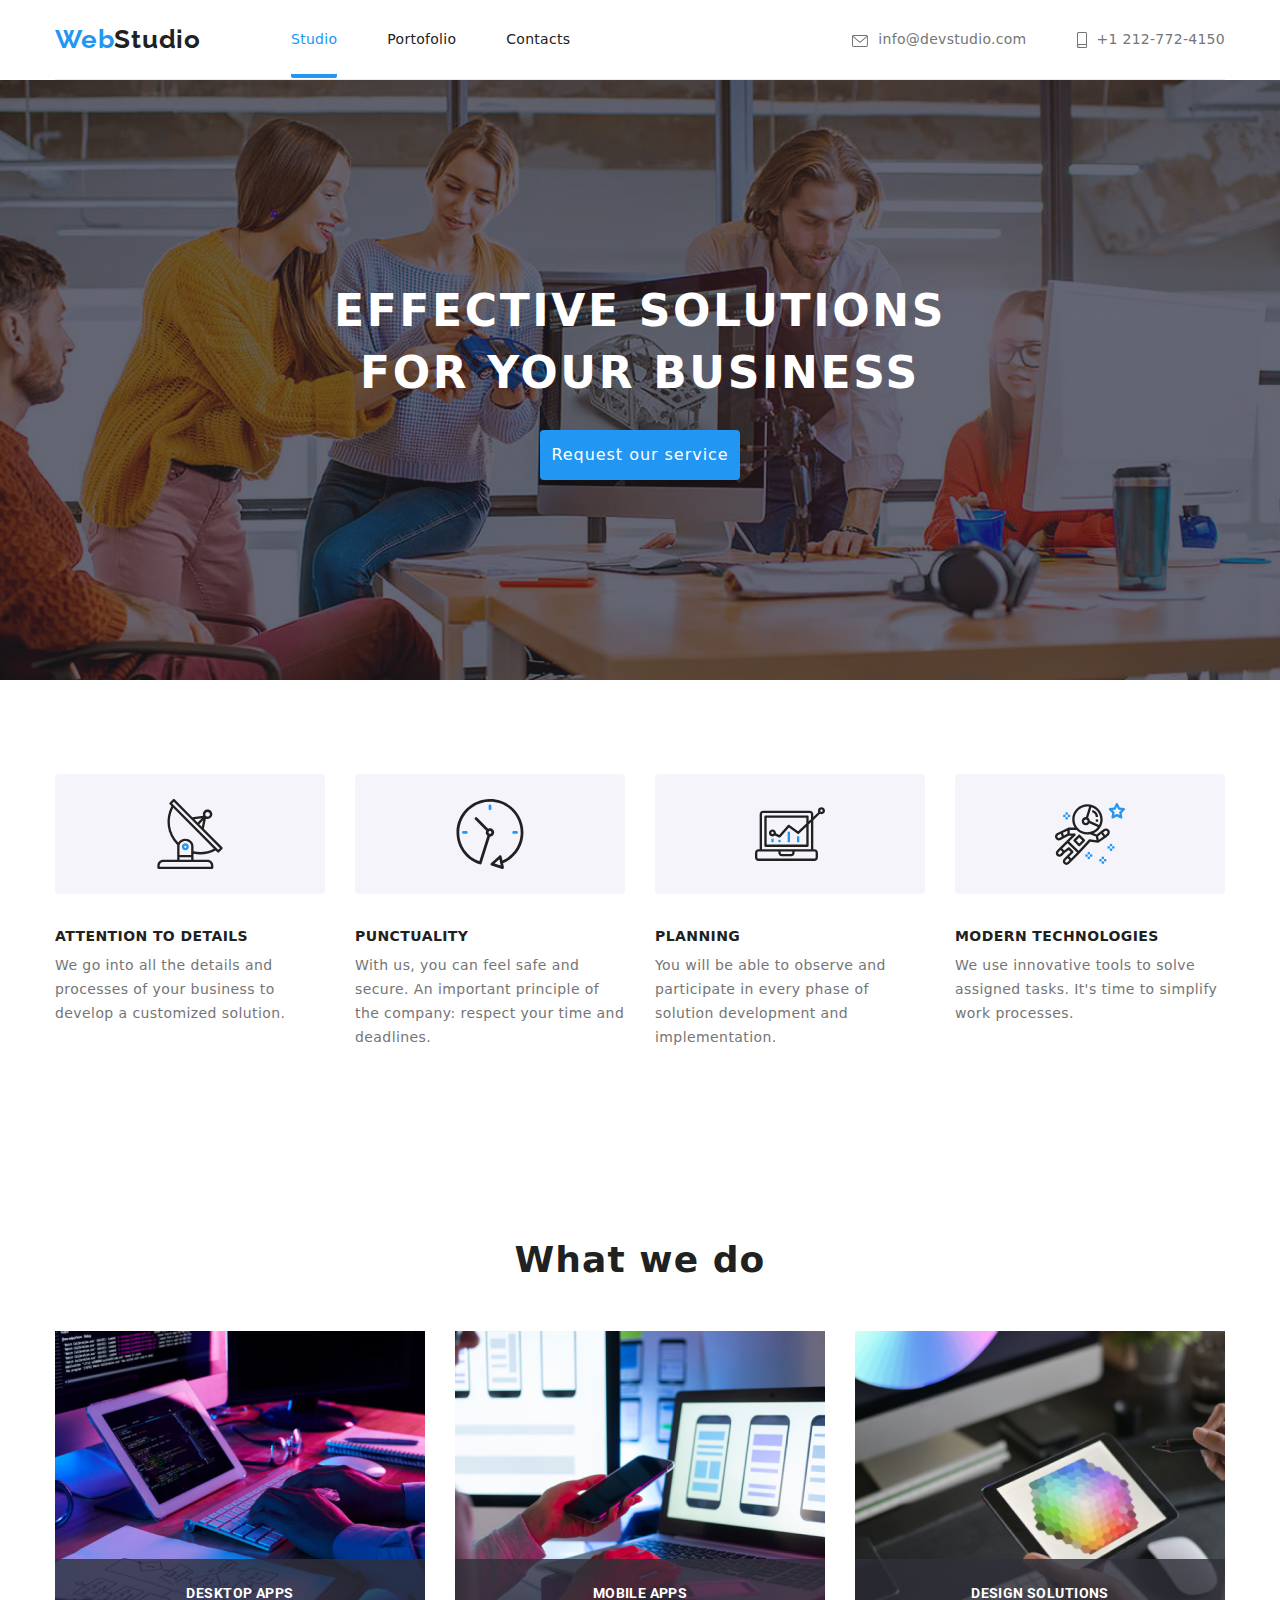
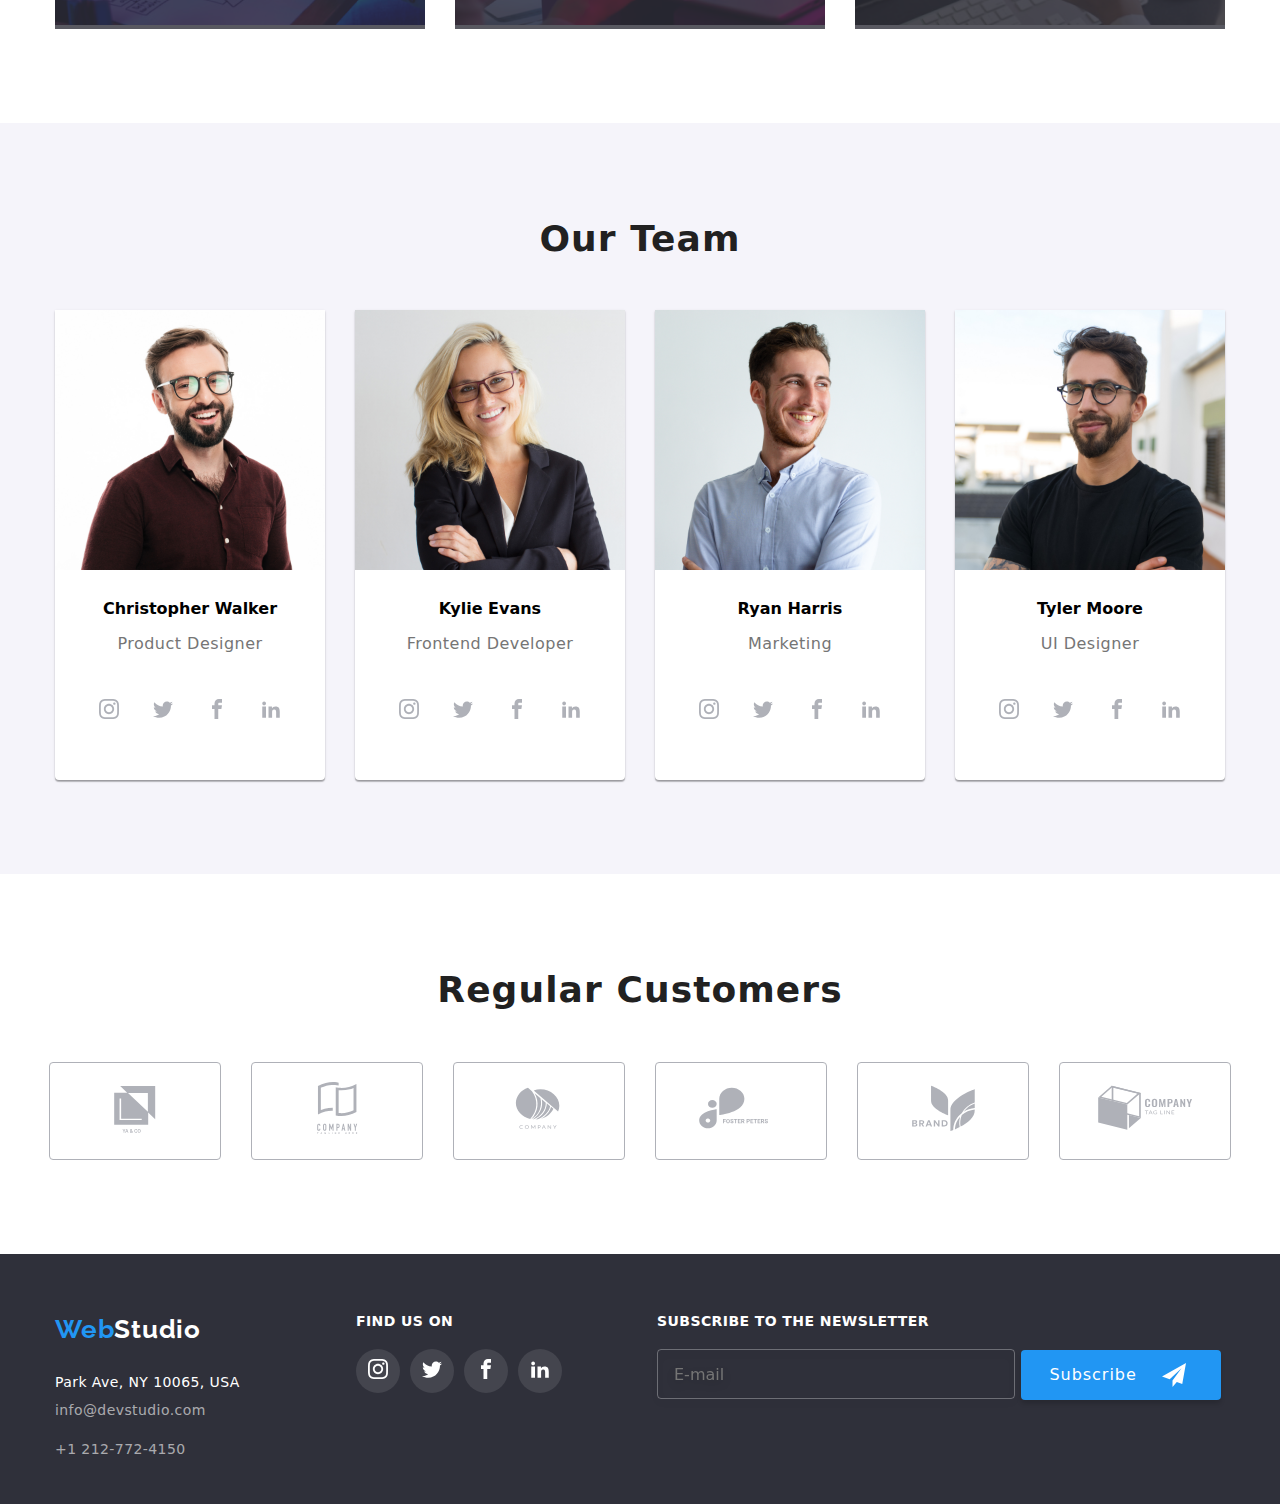
<file: index.html>
<!DOCTYPE html>
<html>
    <head>
        <meta>
        <title>WebStudio</title>
        <link rel="preconnect" href="https://fonts.googleapis.com">
        <link rel="preconnect" href="https://fonts.gstatic.com" crossorigin>
        <link href="https://fonts.googleapis.com/css2?family=Raleway:wght@700&family=Roboto:wght@400;500;700;900&display=swap" rel="stylesheet">
        <link rel="stylesheet" href="https://cdnjs.cloudflare.com/ajax/libs/modern-normalize/1.0.0/modern-normalize.min.css"/>
        <!-- <link rel="stylesheet" href="css/style.css"> -->
        <link rel="stylesheet" href="css/main.min.css">

    </head>
    <body>
        <!--ModalSection-->
        <div class="modal is-hidden" data-modal>
            <div class="inner-div">
                <button data-modal-close class="close-button">
                    <svg width="11" height="11">
                    <use href="images/icons-svg.svg#icon-close"></use>
                    </svg>
                </button>
                <h3>Leave your information and we'll call you back</h3>
                <form class="client-contact-form">
                    <label class="form-item">
                        Name
                        <input type="text" name="name" /> 
                        <svg id="symbol" width="12" height="12">
                            <use href="images/icons-svg.svg#icon-client"></use>
                            </svg>          
                    </label>
                    <label class="form-item">
                        Telephone
                        <input type="tel" name="phone" />
                        <svg id="symbol" width="13" height="13">
                            <use href="images/icons-svg.svg#icon-phone"></use>
                            </svg>
                    </label>
                    <label class="form-item">
                        E-mail
                        <input type="email" name="email" />
                        <svg id="symbol" width="15" height="12">
                            <use href="images/icons-svg.svg#icon-e-mail"></use>
                            </svg>
                    </label>
                    <label class="form-item">
                        Comments
                        <textarea name="comments" rows="5" placeholder="Enter the text"></textarea>
                    </label>
                    <label class="terms">
                        <input type="checkbox">
                        <span class="replace-checkbox"><svg>
                            <use href="images/icons-svg.svg#icon-checked"></use>
                            </svg></span>
                        I agree with the letter and accept the<a class="terms-link" href="terms.html">Terms and Conditions</a>
                    </label>
                    <button class="send-button" type="submit">Send</button>
                </form>
            </div>
        </div>
        <!--HeaderSection-->
        <header class="header-section">
            <div class="header-section-container  container"> 
                <a class="header-section-logo logo-style" href="index.html">Web<span class="second-logo">Studio</span></a>
                <nav class="header-section-nav">
                    <ul class="header-section-nav__list unstyled-list">
                        <li class="header-section-nav__item"><a class="nav__link active" href="index.html">Studio</a></li>
                        <li class="header-section-nav__item"><a class="nav__link" href="portofolio.html">Portofolio</a></li>
                        <li class="header-section-nav__item"><a class="nav__link" href="contacts.html">Contacts</a></li>
                    </ul>
                </nav>
                <ul class="top-contact__list unstyled-list">
                    <li class="top-contact__item">
                        <a class="link" href="mailto:info@devstudio.com">
                            <svg width="16" height="12">
                                <use href="images/icons-svg.svg#icon-envelope"></use>
                            </svg>info@devstudio.com</a>
                    </li>
                    <li class="top-contact__item">
                        <a class="link" href="tel:+123456789">
                            <svg width="10" height="16">
                                <use href="images/icons-svg.svg#icon-smartphone"></use>
                            </svg>+1 212-772-4150</a>
                    </li>
                </ul>
            </div>
        </header>
        <main>
            <!--HeroSection-->
            <section class="hero-section">
                <ul class="hero-section__list unstyled-list">
                    <li class="hero-section__item"><h2 class="bussiness-object">EFFECTIVE SOLUTIONS FOR YOUR BUSINESS</h2></li>
                    <li class="hero-section__item"><button data-modal-open type="button" class="request-service-button" >Request our service</button></li>
                </ul>
            </section>
            <!--OurValuesSection-->
            <section class="our-values-section section ">
                <div class="container">
                    <ul class="our-values-section__list unstyled-list ">
                        <li class="our-values-section__item">
                            <div class="value">
                                <ul class="value__list unstyled-list">
                                    <li class="value__image"><a href="#">
                                        <svg width="270" height="120">
                                            <use href="images/icons-svg.svg#icon-Antenna"></use>
                                        </svg>
                                    </a></li>                                    
                                    <li class="value__item">
                                        <h5 class="value__title">ATTENTION TO DETAILS</h5>
                                        <p class="value__description">We go into all the details and processes of your business to develop a customized solution.</p>
                                    </li>

                                </ul>
                            </div>
                        </li>
                        <li class="our-values-section__item">
                            <div class="value">
                                <ul class="value__list unstyled-list">
                                    <li class="value__image"><a href="#">
                                        <svg width="270" height="120">
                                            <use href="images/icons-svg.svg#icon-Clock"></use>
                                        </svg>
                                    </a></li>
                                    <li class="value__item">
                                        <h5 class="value__title">PUNCTUALITY</h5>
                                        <p class="value__description">With us, you can feel safe and secure. An important principle of the company: respect your time and deadlines.</p>
                                    </li>
                                </ul>
                            </div>
                        </li>
                        <li class="our-values-section__item">
                            <div class="value">
                                <ul class="value__list unstyled-list">
                                    <li class="value__image"><a href="#">
                                        <svg width="270" height="120">
                                            <use href="images/icons-svg.svg#icon-Planning"></use>
                                        </svg>
                                    </a></li>
                                    <li class="value__item">
                                        <h5 class="value__title">PLANNING</h5>
                                        <p class="value__description">You will be able to observe and participate in every phase of solution development and implementation.</p>
                                    </li>
                                </ul>
                            </div>
                        </li>
                        <li class="our-values-section__item">
                            <div class="value">
                                <ul class="value__list unstyled-list">
                                    <li class="value-image"><a href="#">
                                        <svg width="270" height="120">
                                            <use href="images/icons-svg.svg#icon-Astronaut"></use>
                                        </svg>
                                    </a></li>
                                    <li class="value__item">
                                        <h5 class="value__title">MODERN TECHNOLOGIES</h5>
                                        <p class="value__description">We use innovative tools to solve assigned tasks. It's time to simplify work processes.</p>
                                    </li>
                                </ul>
                            </div>
                        </li>                                                  
                    </ul>
                </div>
            </section>
            <!--WhatWeDoSection-->
            <section class="what-we-do-section section">
                <div class="container">
                    <h2 class="section__subtitle">What we do</h2>
                    <ul class="what-we-do-section__list unstyled-list">
                        <li class="what-we-do-section__item">
                            <div class="box box-image"><img class="image-logo" src="images/image1.jpg" alt="desktop"></div>
                            <div class="box box-title"><p>desktop apps</p></div>
                        </li> 
                        <li class="what-we-do-section__item">
                            <div class="box box-image"><img class="image-logo" src="images/image2.jpg" alt="mobile phone"></div>
                            <div class="box box-title"><p>mobile apps</p></div>
                        </li>
                        <li class="what-we-do-section__item">
                            <div class="box box-image"><img class="image-logo" src="images/image3.jpg" alt="tablet"></div>
                            <div class="box box-title"><p>design solutions</p></div>
                        </li>    
                    </ul> 
                </div>  
            </section>
            <!--OurTeamSection-->
            <section class="our-team-section section">
                <div class="container">
                    <h2 class="section__subtitle">Our Team</h2>
                    <ul class="our-team-section__list unstyled-list">
                        <li class="our-team-section__item employee__card">
                                <img width="270" height="260" src="images/employee/employee1.jpg" alt="man with brown shirt">
                                <div class="employee__details">
                                    <h4 class="image-title">Christopher Walker</h4>
                                    <p class="image-description">Product Designer</p>
                                </div>
                                <div>
                                    <ul class="social-media unstyled-list">
                                        <li class="social-media__item"><a href="#">
                                            <svg width="20" height="20">
                                                <use href="images/icons-svg.svg#icon-instagram"></use>
                                            </svg>
                                        </a></li>
                                        <li class="social-media__item"><a href="#">
                                            <svg width="20" height="20">
                                                <use href="images/icons-svg.svg#icon-twitter"></use>
                                                    <svg width="20" height="20">
                                        </a></li>
                                        <li class="social-media__item"><a href="#">
                                            <svg width="20" height="20">
                                                <use href="images/icons-svg.svg#icon-facebook"></use>
                                            </svg>
                                        </a></li>                                
                                        <li class="social-media__item"><a href="#">
                                            <svg width="20" height="20">
                                                <use href="images/icons-svg.svg#icon-linkedin2"></use>
                                            </svg>
                                        </a></li>
                                    </ul>
                                </div>
                        </li>
                        <li class="our-team-section__item employee__card">
                            <img width="270" height="260" src="images/employee/employee2.jpg" alt="blonde woman">
                            <div class="employee__details">
                                <h4 class="image-title">Kylie Evans</h4>
                                <p class="image-description">Frontend Developer</p>
                            </div> 
                            <div>
                                <ul class="social-media unstyled-list">
                                    <li class="social-media__item"><a href="#">
                                        <svg width="20" height="20">
                                            <use href="images/icons-svg.svg#icon-instagram"></use>
                                        </svg>
                                    </a></li>
                                    <li class="social-media__item"><a href="#">
                                        <svg width="20" height="20">
                                            <use href="images/icons-svg.svg#icon-twitter"></use>
                                                <svg width="20" height="20">
                                    </a></li>
                                    <li class="social-media__item"><a href="#">
                                        <svg width="20" height="20">
                                            <use href="images/icons-svg.svg#icon-facebook"></use>
                                        </svg>
                                    </a></li>
                                    <li class="social-media__item"><a href="#">
                                        <svg width="20" height="20">
                                            <use href="images/icons-svg.svg#icon-linkedin2"></use>
                                        </svg>
                                    </a></li>
                                </ul>
                            </div>   
                        </li>
                        <li class="our-team-section__item employee__card">
                            <img width="270" height="260" src="images/employee/employee3.jpg" alt="man with light blue shirt">
                            <div class="employee__details">
                                <h4 class="image-title">Ryan Harris</h4>
                                <p class="image-description">Marketing</p>
                            </div>
                            <div>
                                <ul class="social-media unstyled-list">
                                    <li class="social-media__item"><a href="#">
                                        <svg width="20" height="20">
                                            <use href="images/icons-svg.svg#icon-instagram"></use>
                                        </svg>
                                    </a></li>
                                    <li class="social-media__item"><a href="#">
                                        <svg width="20" height="20">
                                            <use href="images/icons-svg.svg#icon-twitter"></use>
                                                <svg width="20" height="20">
                                    </a></li>
                                    <li class="social-media__item"><a href="#">
                                        <svg width="20" height="20">
                                            <use href="images/icons-svg.svg#icon-facebook"></use>
                                        </svg>
                                    </a></li>
                                    <li class="social-media__item"><a href="#">
                                        <svg width="20" height="20">
                                            <use href="images/icons-svg.svg#icon-linkedin2"></use>
                                        </svg>
                                    </a></li>
                                </ul>
                            </div>
                        </li>
                        <li class="our-team-section__item employee__card">
                            <img width="270" height="260" src="images/employee/employee4.jpg" alt="man with black t-shirt">
                            <div class="employee__details">
                                <h4 class="image-title">Tyler Moore</h4>
                                <p class="image-description">UI Designer</p>
                            </div>
                            <div>
                                <ul class="social-media unstyled-list">
                                    <li class="social-media__item"><a href="#">
                                        <svg width="20" height="20">
                                            <use href="images/icons-svg.svg#icon-instagram"></use>
                                        </svg>
                                    </a></li>
                                    <li class="social-media__item"><a href="#">
                                        <svg width="20" height="20">
                                            <use href="images/icons-svg.svg#icon-twitter"></use>
                                                <svg width="20" height="20">
                                    </a></li>
                                    <li class="social-media__item"><a href="#">
                                        <svg width="20" height="20">
                                            <use href="images/icons-svg.svg#icon-facebook"></use>
                                        </svg>
                                    </a></li>
                                    <li class="social-media__item"><a href="#">
                                        <svg width="20" height="20">
                                            <use href="images/icons-svg.svg#icon-linkedin2"></use>
                                        </svg>
                                    </a></li>
                                </ul>
                            </div>
                        </li>     
                    </ul> 
                </div>                                           
            </section>
            <!--RegularCustomersSection-->
            <section class="regular-customer-section section">
                <div class="container">
                    <h2 class="section__subtitle">Regular Customers</h2>
                    <ul class="regular-customer-section__list unstyled-list">
                        <li class="regular-customer-section__item"><a href="#">
                            <svg width="170" height="92">
                                <use href="images/icons-svg.svg#icon-Client-1"></use>
                            </svg>
                        </a></li>
                        <li class="regular-customer-section__item"><a href="#">
                            <svg width="170" height="92">
                                <use href="images/icons-svg.svg#icon-Client-2"></use>
                            </svg>
                        </a></li>
                        <li class="regular-customer-section__item"><a href="#">
                            <svg width="170" height="92">
                                <use href="images/icons-svg.svg#icon-Client-3"></use>
                            </svg>
                        </a></li>
                        <li class="regular-customer-section__item"><a href="#">
                            <svg width="170" height="92">
                                <use href="images/icons-svg.svg#icon-Client-4"></use>
                            </svg>
                        </a></li>
                        <li class="regular-customer-section__item"><a href="#">
                            <svg width="170" height="92">
                                <use href="images/icons-svg.svg#icon-Client-5"></use>
                            </svg>
                        </a></li>
                        <li class="regular-customer-section__item"><a href="#">
                            <svg width="170" height="92">
                                <use href="images/icons-svg.svg#icon-Client-6"></use>
                            </svg>
                        </a></li>

                    </ul>
                </div>
            </section>
        </main>
        <!--FooterSection-->
        <footer class="footer-section">
            <div class="container">
                <address>
                    <ul class="footer-section__list unstyled-list">
                        <li class="footer-section__item"><div>
                            <ul class="unstyled-list">
                                    <li><a class="header-section-logo logo-style" href="index.html">Web<span class="second-logo">Studio</span></a>
                                    <li><p class="adress-line">Park Ave, NY 10065, USA</p></li>
                                    <li><p class="contact-method">info@devstudio.com</p></li>
                                    <li><p class="contact-method">+1 212-772-4150</p></li>
                                </ul>
                            </div>
                        </li> 
                        <li class="footer-section__item">
                            <div class="footer-social-media">
                                <h3 class="footer-social-media__title">Find us on</h3>
                                <ul class="footer-social-media__list unstyled-list">
                                    <li class="footer-social-media__item"><a href="#">
                                        <svg width="20" height="20">
                                            <use href="images/icons-svg.svg#icon-instagram"></use>
                                        </svg>
                                    </a></li>
                                    <li class="footer-social-media__item"><a href="#">
                                        <svg width="20" height="20">
                                            <use href="images/icons-svg.svg#icon-twitter"></use>
                                                <svg width="20" height="20">
                                    </a></li>
                                    <li class="footer-social-media__item"><a href="#">
                                        <svg width="20" height="20">
                                            <use href="images/icons-svg.svg#icon-facebook"></use>
                                        </svg>
                                    </a></li>
                                    <li class="footer-social-media__item"><a href="#">
                                        <svg width="20" height="20">
                                            <use href="images/icons-svg.svg#icon-linkedin2"></use>
                                        </svg>
                                    </a></li>
                                </ul>
                            </div>
                        </li>
                        <li>
                            <div>
                                <h3 class="footer-social-media__title">Subscribe to the newsletter</h3>
                                <form class="footer-subscribe__form" name="subscribe_form" autocomplete="on" novalidate>
                                    <input type="email" name="email" placeholder="E-mail"/>
                                    <button type="submit">Subscribe<svg width="24" height="24">
                                        <use href="images/icons-svg.svg#icon-send"></use>
                                    </svg></button>
                                </form>
                            </div>
                        </li>
                    </ul>
                </address>
            </div>
        </footer>
        <script src="./js/modal.js"></script>
    </body>
</html>
</file>
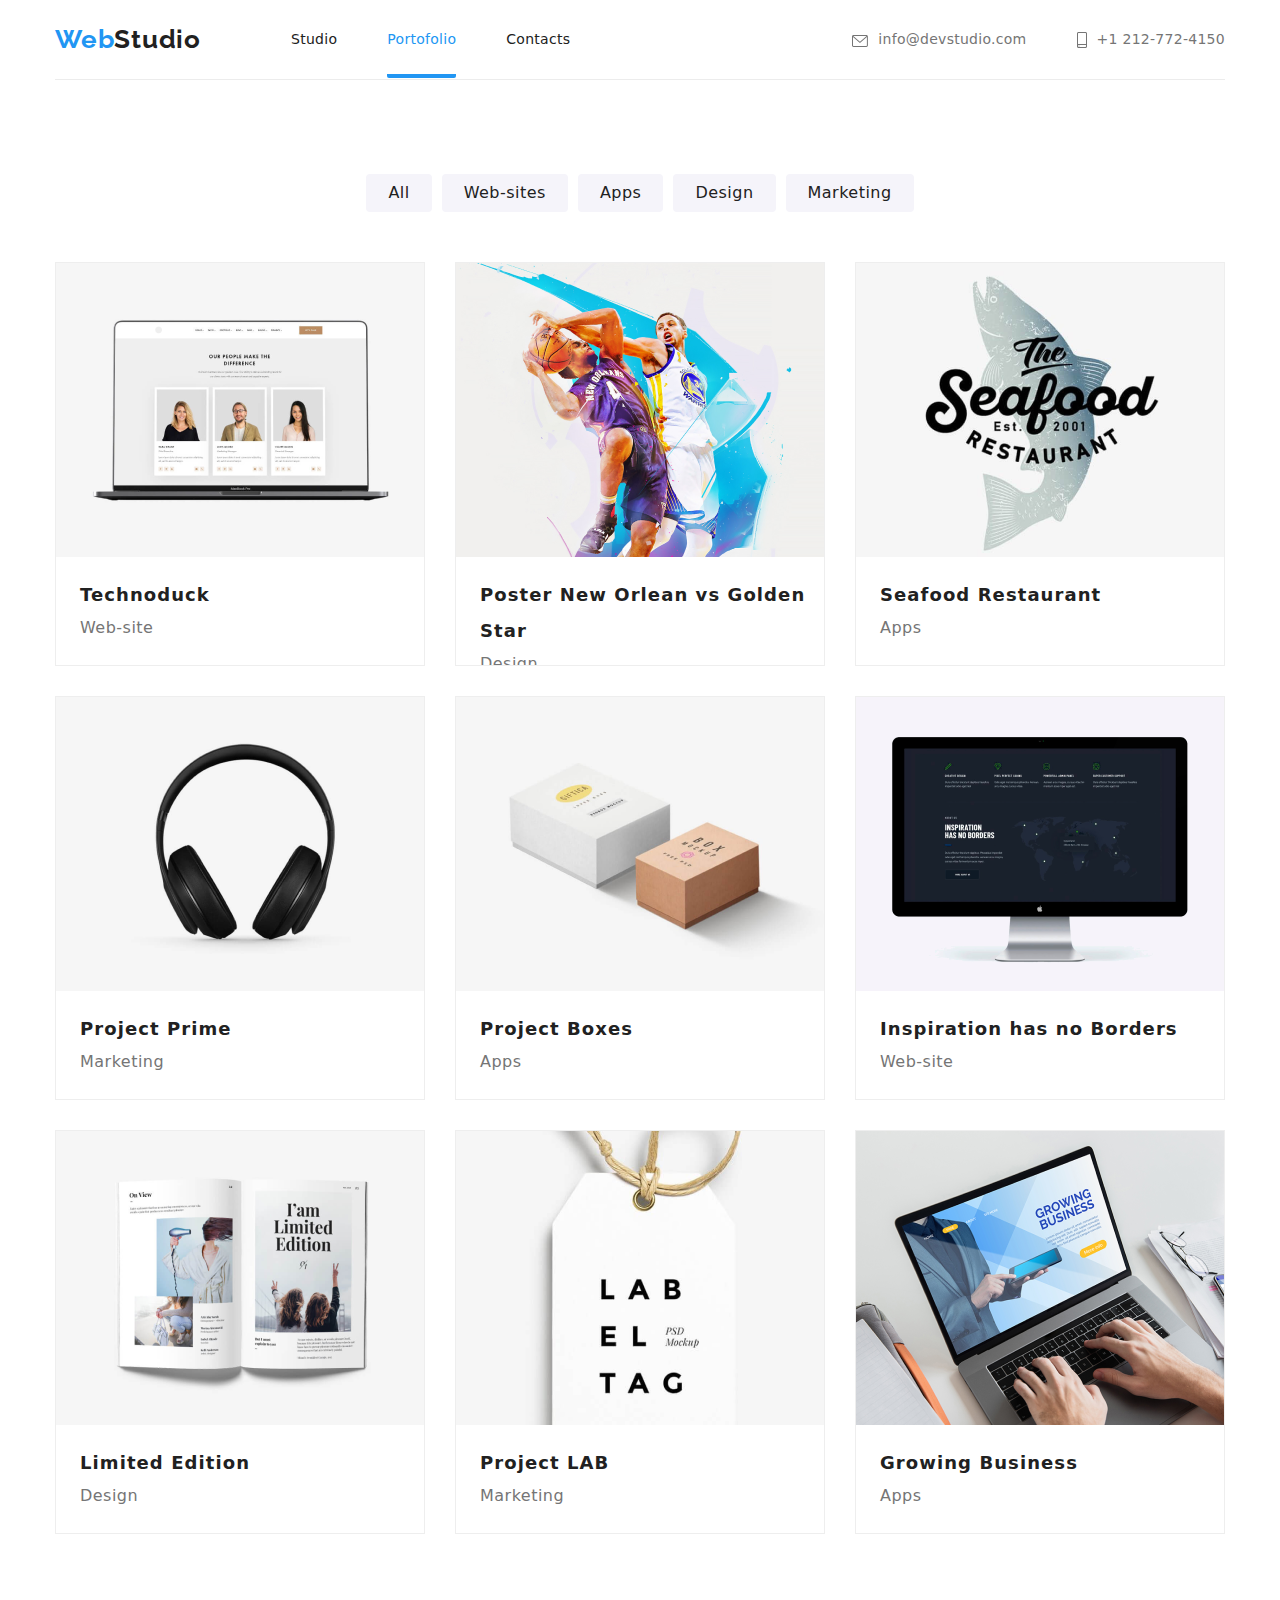
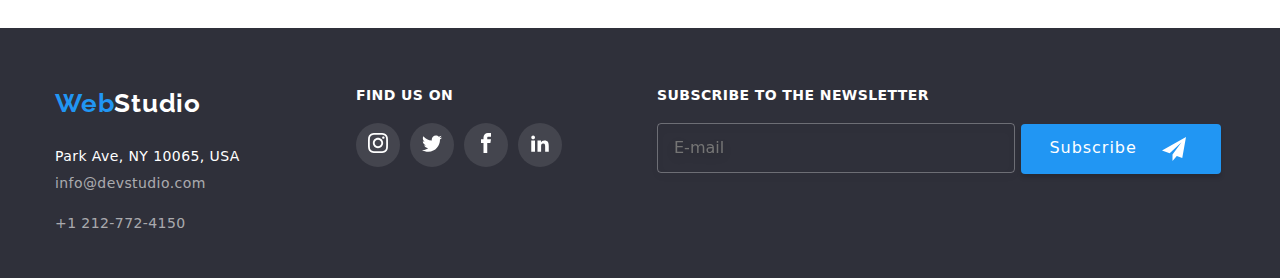
<file: portofolio.html>
<!DOCTYPE html>
<html>
    <head>
        <meta>
        <title>WebStudio</title>
        <link rel="preconnect" href="https://fonts.googleapis.com">
        <link rel="preconnect" href="https://fonts.gstatic.com" crossorigin>
        <link href="https://fonts.googleapis.com/css2?family=Raleway:wght@700&family=Roboto:wght@400;500;700;900&display=swap" rel="stylesheet">
        <link rel="stylesheet" href="https://cdnjs.cloudflare.com/ajax/libs/modern-normalize/1.0.0/modern-normalize.min.css"/>
        <!-- <link rel="stylesheet" href="css/style.css"> -->
        <link rel="stylesheet" href="css/main.min.css">
    </head>
    <body>
        <!--HeaderSection-->
        <header class="header-section">
            <div class="header-section-container  container"> 
                <a class="header-section-logo logo-style" href="index.html">Web<span class="second-logo">Studio</span></a>
                <nav class="header-section-nav">
                    <ul class="header-section-nav__list unstyled-list">
                        <li class="header-section-nav__item"><a class="nav__link" href="index.html">Studio</a></li>
                        <li class="header-section-nav__item"><a class="nav__link active" href="portofolio.html">Portofolio</a></li>
                        <li class="header-section-nav__item"><a class="nav__link" href="contacts.html">Contacts</a></li>
                    </ul>
                </nav>
                <ul class="top-contact__list unstyled-list">
                    <li class="top-contact__item">
                        <a class="link" href="mailto:info@devstudio.com">
                            <svg width="16" height="12">
                                <use href="images/icons-svg.svg#icon-envelope"></use>
                            </svg>info@devstudio.com</a>
                    </li>
                    <li class="top-contact__item">
                        <a class="link" href="tel:+123456789">
                            <svg width="10" height="16">
                                <use href="images/icons-svg.svg#icon-smartphone"></use>
                            </svg>+1 212-772-4150</a>
                    </li>
                </ul>
            </div>
        </header>
        <main>
            <!--ProjectCategorySection-->
            <section class="project-section section">
                <div class="project-section-button container">
                    <ul class="project-section-button__list unstyled-list">
                        <li class="project-section-button__item"><button type="button" class="button-style">All</button></li>
                        <li class="project-section-button__item"><button type="button" class="button-style">Web-sites</button></li>
                        <li class="project-section-button__item"><button type="button" class="button-style">Apps</button></li>
                        <li class="project-section-button__item"><button type="button" class="button-style">Design</button></li>
                        <li class="project-section-button__item"><button type="button" class="button-style">Marketing</button></li>
                    </ul>
                </div>
                <!--ProjectTypeSection-->
                <div class="project-section-card container">
                    <ul class="project-section-card__list unstyled-list">
                        <li class="project-section-card__item">
                            <div class="project__logo">
                                <img class="image-logo" src="images/portofolio img/technoduck.jpg" alt="open notebook">
                                <div class="overlay">
                                    <div><p>Technoduck is a state-of-the-art coronavirus distribution platform. 
                                        Companies use this platform for digital espionage and attacks on competitors' secure servers.</p>
                                    </div>
                                </div>
                            </div>
                            <div class="project__description">
                                <h3 class="image-title">Technoduck</h3>
                                <p class="image-description">Web-site</p>
                            </div>
                        </li> 
                        <li class="project-section-card__item">
                            <div class="project__logo">
                                <img class="image-logo" src="images/portofolio img/postenovsgs.jpg" alt="basketball duel">
                                <div class="overlay">
                                    <div><p>...</p>
                                    </div>
                                </div>
                            </div>
                            <div class="project__description">
                                <h3 class="image-title">Poster New Orlean vs Golden Star</h3>
                                <p class="image-description">Design</p>
                            </div>
                        </li> 
                        <li class="project-section-card__item">
                            <div class="project__logo">
                                <img class="image-logo" src="images/portofolio img/seafood.jpg" alt="Seafood Restaurant">
                                <div class="overlay">
                                    <div><p>...</p>
                                    </div>
                                </div>
                            </div>
                            <div class="project__description">
                                <h3 class="image-title">Seafood Restaurant </h3>
                                <p class="image-description">Apps</p>
                            </div>
                        </li> 
                        <li class="project-section-card__item">
                            <div class="project__logo">
                                <img class="image-logo" src="images/portofolio img/prime.jpg" alt="headset">
                                <div class="overlay">
                                    <div><p>...</p>
                                    </div>
                                </div>
                            </div>
                            <div class="project__description">
                                <h3 class="image-title">Project Prime</h3>
                                <p class="image-description">Marketing</p>
                            </div>
                        </li> 
                        <li class="project-section-card__item">
                            <div class="project__logo">
                                <img class="image-logo" src="images/portofolio img/boxes.jpg" alt="boxes">
                                <div class="overlay">
                                    <div><p>...</p>
                                    </div>
                                </div>
                            </div>
                            <div class="project__description">
                                <h3 class="image-title">Project Boxes</h3>
                                <p class="image-description">Apps</p>
                            </div>
                        </li> 
                        <li class="project-section-card__item">
                            <div class="project__logo">
                                <img class="image-logo" src="images/portofolio img/inspiration.jpg" alt="monitor">
                                <div class="overlay">
                                    <div><p>...</p>
                                    </div>
                                </div>
                            </div>
                            <div class="project__description">
                                <h3 class="image-title">Inspiration has no Borders</h3>
                                <p class="image-description">Web-site</p>
                            </div>
                        </li>
                        <li class="project-section-card__item">
                            <div class="project__logo">
                                <img class="image-logo" src="images/portofolio img/limited.jpg" alt="open magazine">
                                <div class="overlay">
                                    <div><p>...</p>
                                    </div>
                                </div>
                            </div>
                            <div class="project__description">
                                <h3 class="image-title">Limited Edition</h3>
                                <p class="image-description">Design</p>
                            </div>
                        </li>
                        <li class="project-section-card__item">
                            <div class="project__logo">
                                <img class="image-logo" src="images/portofolio img/lab.jpg" alt="lab tag">
                                <div class="overlay">
                                    <div><p>...</p>
                                    </div>
                                </div>
                            </div>
                            <div class="project__description">
                                <h3 class="image-title">Project LAB</h3>
                                <p class="image-description">Marketing</p>
                            </div>
                        </li> 
                        <li class="project-section-card__item">
                            <div class="project__logo">
                                <img class="image-logo" src="images/portofolio img/growing.jpg" alt="notebook work">
                                <div class="overlay">
                                    <div><p>...</p>
                                    </div>
                                </div>
                            </div>
                            <div class="project__description">
                                <h3 class="image-title">Growing Business</h3>
                                <p class="image-description">Apps</p>
                            </div>
                        </li> 
                    </ul>
                </div>
            </section>              
        </main>
        <!--FooterSection-->
        <footer class="footer-section">
            <div class="container">
                <address>
                    <ul class="footer-section__list unstyled-list">
                        <li class="footer-section__item"><div>
                            <ul class="unstyled-list">
                                    <li><a class="header-section-logo logo-style" href="index.html">Web<span class="second-logo">Studio</span></a>
                                    <li><p class="adress-line">Park Ave, NY 10065, USA</p></li>
                                    <li><p class="contact-method">info@devstudio.com</p></li>
                                    <li><p class="contact-method">+1 212-772-4150</p></li>
                                </ul>
                            </div>
                        </li> 
                        <li class="footer-section__item">
                            <div class="footer-social-media">
                                <h3 class="footer-social-media__title">Find us on</h3>
                                <ul class="footer-social-media__list unstyled-list">
                                    <li class="footer-social-media__item"><a href="#">
                                        <svg width="20" height="20">
                                            <use href="images/icons-svg.svg#icon-instagram"></use>
                                        </svg>
                                    </a></li>
                                    <li class="footer-social-media__item"><a href="#">
                                        <svg width="20" height="20">
                                            <use href="images/icons-svg.svg#icon-twitter"></use>
                                                <svg width="20" height="20">
                                    </a></li>
                                    <li class="footer-social-media__item"><a href="#">
                                        <svg width="20" height="20">
                                            <use href="images/icons-svg.svg#icon-facebook"></use>
                                        </svg>
                                    </a></li>
                                    <li class="footer-social-media__item"><a href="#">
                                        <svg width="20" height="20">
                                            <use href="images/icons-svg.svg#icon-linkedin2"></use>
                                        </svg>
                                    </a></li>
                                </ul>
                            </div>
                        </li>
                        <li>
                            <div>
                                <h3 class="footer-social-media__title">Subscribe to the newsletter</h3>
                                <form class="footer-subscribe__form" name="subscribe_form" autocomplete="on" novalidate>
                                    <input type="email" name="email" placeholder="E-mail"/>
                                    <button type="submit">Subscribe<svg width="24" height="24">
                                        <use href="images/icons-svg.svg#icon-send"></use>
                                    </svg></button>
                                </form>
                            </div>
                        </li>
                    </ul>
                </address>
            </div>
        </footer>
    </body>

</html>
</file>
<file: css/style.css>
/*Globals*/
html {
    font-family: 'Roboto';
    font-style: normal;
    font-weight: 700;
}

.unstyled-list {
    list-style: none;
}

.link {
    font-weight: 500;
    font-size: 14px;
    line-height: 1.1;
    letter-spacing: 0.02em;
    color: #757575;
    text-decoration: none;
}

*{margin-block-start: 0px;
  margin-block-end: 0px;
  margin-inline-start: 0px;
  margin-inline-end: 0px;
  padding-inline-start: 0px
}
.section {
    padding: 94px 0px;
}

.container {
    width: 1170px;
    margin: 0 auto;
}


/*ModalSection
.modal {
    background: rgba(0, 0, 0, 0.2);
    position: fixed;
    width: 100%;
    height: 100%;
    z-index: 99;
    display: flex;
    justify-content: center;
    align-items: center;
    transition: opacity 250ms linear, visibility 250ms linear;
}

.is-hidden {
    visibility: hidden;
    opacity: 0;
}

.inner-div {
    position: absolute;
    width: 528px;
    height: 581px;
    background: #FFFFFF;
    box-shadow: 0px 1px 3px rgba(0, 0, 0, 0.12), 0px 1px 1px rgba(0, 0, 0, 0.14), 0px 2px 1px rgba(0, 0, 0, 0.2);
    border-radius: 4px;
    padding: 40px;
}

.inner-div svg {
    fill: currentColor;
}

.close-button {   
    position: absolute;
    right: 0px;
    width: 30px;
    height: 30px;
    display: flex;
    justify-content: center;
    align-items: center;
    margin-top: -32px;
    margin-right: 8px;
    background: #FFFFFF;
    border: 1px solid rgba(0, 0, 0, 0.1);
    border-radius: 50%;
    padding: 9px;
}

.inner-div h3 {
    font-size: 20px;
    line-height: 1.1;
    text-align: center;
    letter-spacing: 0.01em;
    color: #212121;
    margin-bottom: 12px;
}

.client-contact-form {
    display: flex;
    flex-direction: column;
    gap: 10px;
}

.form-item {
    display: flex;
    flex-direction: column;
    gap: 4px;
    font-weight: 400;
    font-size: 12px;
    line-height: 1.1;
    letter-spacing: 0.01em;
    color: #757575;
    position: relative;

}

.form-item input:focus,
.form-item textarea:focus {
    border: 1px solid #2196F3;
    transition: border-color 250ms cubic-bezier(0.4, 0, 0.2, 1);
    fill: #2196F3;
}

.form-item input:focus + #symbol {
    transition: color 250ms cubic-bezier(0.4, 0, 0.2, 1);
    fill: #2196F3;
}

.form-item svg {
    fill: currentColor;
    color: #212121;
    position: absolute;
    top: 31px;
    left: 15px;
}

.client-contact-form input,
.client-contact-form textarea {
    display: flex;
    flex-direction: column;
    gap: 4px;
    height: 40px;
    border: 1px solid rgba(33, 33, 33, 0.2);
    border-radius: 4px;
    outline: none;
}

.client-contact-form textarea {
    resize: none;
    height: 120px;
    padding: 15px 0px 0px 15px;
}

.client-contact-form input {
    padding-left: 42px;
}

.terms {
    display: flex;
    flex-direction: row;
    justify-content: center;
    align-items: center;
    gap: 8px;
    font-weight: 400;
    font-size: 14px;
    line-height: 1.7;
    letter-spacing: 0.03em;
    color: #757575;
}

.terms-link {
    font-weight: 400;
    font-size: 14px;
    line-height: 1.7;
    letter-spacing: 0.03em;
    color: #2196F3;
}

.replace-checkbox {
    width: 16px;
    height: 15px;
    border: 2px solid black;
    border-radius: 2px;
    position: relative;
    display: flex;
    justify-content: center;
    align-items: center;
}

.client-contact-form input[type="checkbox"]:checked + .replace-checkbox {
    background: #2196F3;
    border-color: #2196F3;
}

.client-contact-form input[type="checkbox"] {
    display: none;
}

.terms svg {
    width: 16px;
    height: 15px;
    position: absolute;
    fill: #FFFFFF;
    opacity: 0;
}

.client-contact-form input[type="checkbox"]:checked + .replace-checkbox svg {
    opacity: 1;
}

.send-button {
    width: 200px;
    height: 50px;
    background: #2196F3;
    box-shadow: 0px 4px 4px rgba(0, 0, 0, 0.15);
    border-radius: 4px;
    border-color: transparent;
    color: #FFFFFF;
    margin: 0px 124px;
    cursor: pointer;
}
*/


/*Header-Footer Section

.header__container {
    display: flex;
    height: 80px;
    align-items: center;
    border-bottom: 1px solid #ECECEC;
}

.header__logo, .logo-footer {
    font-family: 'Raleway';
    font-style: normal;
    font-size: 26px;
    line-height: 1.2;
    letter-spacing: 0.03em;
    color: #2196F3;
    text-decoration: none;
}

.header__second-logo {
    color: #212121;
}

.footer-section, 
.hero__section {
    background: #2F303A;
}

.footer-section{
    height: 250px;
    padding: 60px 0px;
}

.footer-grid__list {
    display: flex;  
}

.footer-grid__item{
    width: 301px;
    display: flex;
}

.footer-social-media__list {
    display: flex;
    gap: 10px;
}

.footer-social-media__title {
    font-size: 14px;
    line-height: 1.1;
    letter-spacing: 0.03em;
    text-transform: uppercase;
    color: #FFFFFF;
    font-style: normal;
    padding-bottom: 20px;
    
}

.footer-social-media__item {
    width: 44px;
    height: 44px;
    background: rgba(255, 255, 255, 0.1);;
    border-radius: 50%;
    display: flex;
    align-items: center;
    justify-content: center;
   
}

.footer-social-media__item a {
    color: #FFFFFF;
    transition: background-color 250ms cubic-bezier(0.4, 0, 0.2, 1);
}

.footer-social-media__item svg {
    fill: currentColor;
    
}

.footer-social-media__item a:hover{
    color: #FFFFFF;
    background-color: #2196F3;
    width: 44px;
    height: 44px;
    border-radius: 50%;
    display: flex;
    justify-content: center;
    align-items: center;
}

.footer-subscribe__form input {
    background: transparent;
    border: 1px solid rgba(255, 255, 255, 0.3);
    filter: drop-shadow(0px 4px 4px rgba(0, 0, 0, 0.15));
    border-radius: 4px;
    width: 358px;
    height: 50px;
    padding-left: 16px;
    outline: none;
    cursor: pointer;
}

.footer-subscribe__form button {
    width: 200px;
    height: 50px;
    background: #2196F3;
    box-shadow: 0px 4px 4px rgba(0, 0, 0, 0.15);
    border-radius: 4px;
    font-size: 16px;
    line-height: 1.9;
    display: inline-flex;
    justify-content: center;
    align-items: center;
    text-align: center;
    gap: 25px;
    letter-spacing: 0.06em;
    color: #FFFFFF;
    cursor: pointer;
    border: none;
}

.footer-subscribe__form svg{
    fill: currentColor;
    color: #FFFFFF;
}


.logo-footer-second {
    color: #FFFFFF
}
.adress-line {
    font-weight: 400;
    font-size: 14px;
    line-height: 1.1;
    letter-spacing: 0.03em;
    color: #FFFFFF;
    font-style: normal;
    padding-top: 30px;
}

.contact-method {
    font-weight: 400;
    font-size: 14px;
    line-height: 1.1;
    letter-spacing: 0.03em;
    color: rgba(255, 255, 255, 0.6);
    font-style: normal;
    text-decoration: none;
    cursor: pointer;
    padding-bottom: 12px;
    padding-top: 12px;
}

.nav__list,
.top-contact__list {
    display: flex;
    gap: 50px;
    margin: 0 0 0 auto ;
}

.top-contact-sublist {
    display: flex;
    gap: 10px; 
}

.nav__list {
    margin-left: 90px;
}

.nav__list li {
    position: relative;
}

.nav__link {
    font-weight: 500;
    font-size: 14px;
    line-height: 1.1;
    letter-spacing: 0.02em;
    color: #212121;
    text-decoration: none;
    transition: color 250ms cubic-bezier(0.4, 0, 0.2, 1);

}

.nav__list li a::after {
    content: '';
    border: 2px solid #2196F3;
    width: 100%;
    position: absolute;
    bottom: -30px;
    border-radius: 2px;
    visibility: hidden;
    left: 0;
}
.active {
    color: #2196F3;
    padding-bottom: 27px;
    border-bottom: 4px solid #2196F3;
    border-radius: 2px;

}

.nav__list li a:focus::after {
    visibility: visible;
}

.nav__link:hover,
.nav__link:focus {
    color: #2196F3;
}


.top-contact__item a:hover,
.top-contact__item a:focus {
    color: #2196F3;
}

.top-contact__item svg {
    fill: currentColor;
}

.top-contact__item a {
    color:#757575;
    display: flex;
    gap: 10px;
    align-items: end;
    transition: color 250ms cubic-bezier(0.4, 0, 0.2, 1);
}
*/

/*ProjectSection

.project__category{
    display: flex;
    justify-content: center;
    gap: 10px;
    padding-bottom: 50px
}

.project__type {
    font-weight: 500;
    font-size: 16px;
    line-height: 1.6;
    text-align: center;
    letter-spacing: 0.03em;
    color: #212121;
    text-decoration: none;
    background: #F5F4FA;
    border-style: hidden;
    border-radius: 4px;
    padding: 6px 22px;
    cursor: pointer;
    transition: background-color, color 250ms cubic-bezier(0.4, 0, 0.2, 1);
}

.project__type:hover, .project__type:focus {
    font-weight: 500;
    font-size: 16px;
    line-height: 1.6;
    text-align: center;
    letter-spacing: 0.03em;
    color: #FFFFFF;
    background: #2196F3;
    box-shadow: 0px 3px 1px rgba(0, 0, 0, 0.1), 0px 1px 2px rgba(0, 0, 0, 0.08), 0px 2px 2px rgba(0, 0, 0, 0.12);
    border-radius: 4px;
}

.project__cards {
    display: flex;
    flex-wrap: wrap;
    gap: 30px;
}

.project__item {
    box-sizing: border-box;
    width: 370px;
    height: 404px;
    left: 215px;
    top: 262px;
    background: #FFFFFF;
    border: 1px solid #EEEEEE;
    overflow: hidden;
} 

.project__logo {
    position: relative;
    width: 370px;
    height: 294px;
    overflow: hidden;
}

.project__description {
    padding-top: 20px;
    height: 110px;
    background-color: #FFFFFF;
}
.project__item:hover {
    box-sizing: border-box;
    width: 370px;
    height: 404px;
    left: 215px;
    top: 262px;
    background: #FFFFFF;
    border: 1px solid #EEEEEE;
    box-shadow: 0px 1px 1px rgba(0, 0, 0, 0.12), 0px 4px 4px rgba(0, 0, 0, 0.06), 1px 4px 6px rgba(0, 0, 0, 0.16);
    cursor: pointer;
} 
 
.overlay {
    position: absolute;
    width: 370px;
    height: 294px;
    transition: 250ms ease-in-out;
    opacity: 0.9;
    background-color: #2196F3;
    transform: translateY(0%);
    color: #FFFFFF;
    display: flex;
    align-items: center;
    text-align: justify;
    font-weight: 400;
    font-size: 18px;
    line-height: 1.6;
    letter-spacing: 0.03em;
    padding: 0px 24px;
}

.project__item:hover .overlay{
    transform: translateY(-101%);
}

.image-title {
    font-size: 18px;
    line-height: 2;
    letter-spacing: 0.06em;
    padding-left: 24px;
    color: #212121;
}
.image-description {
    font-weight: 400;
    font-size: 16px;
    line-height: 1.9;
    letter-spacing: 0.03em;
    padding-left: 24px;
    color: #757575;
}
*/

/*HeroSection*/

.hero__section{
    height: 600px;
    display: flex;
    justify-content: center;
    align-items: center;
    background-image: linear-gradient(rgba(47, 48, 58, 0.4), rgba(47, 48, 58, 0.4)), url("../images/hero-image.jpg");
    background-repeat: no-repeat;
    background-position: center;
}

.hero__item {
    display: flex;
    justify-content: center;
    align-items: center;
}

 .bussiness-object {
    font-weight: 900;
    font-size: 44px;
    line-height: 1.4;
    width: 696px;
    height: 120px;
    text-align: center;
    letter-spacing: 0.06em;
    text-transform: uppercase;
    color: #FFFFFF;
}

.request-service-button {
    font-size: 16px;
    line-height: 1.9;
    text-align: center;
    letter-spacing: 0.06em;
    color: #FFFFFF;
    padding: 0;
    width: 200px;
    height: 50px;
    background: #2196F3;
    box-shadow: 0px 4px 4px rgba(0, 0, 0, 0.15);
    border-radius: 4px;
    border-style: none;
    cursor: pointer;
    margin-top: 30px;
}

/*OurValuesSection*/

.our-values__section {
    padding-bottom: 0px;
}

.grid {
    display: flex;
    gap: 30px;    ;
}

.value__list {
    display: flex;
    flex-direction: column;
    gap: 30px;
}

.value__title {
    font-size: 14px;
    line-height: 16px;
    letter-spacing: 0.03em;
    text-transform: uppercase;
    color: #212121;
    padding-bottom: 10px;
}

.value__description {
    font-weight: 400;
    font-size: 14px;
    line-height: 1.7;
    letter-spacing: 0.03em;
    color: #757575;
}

/*WhatWeDo/OurTeam-Sections*/

.section__subtitle {
    font-size: 36px;
    line-height: 1.2;
    text-align: center;
    letter-spacing: 0.03em;
    color: #212121;
    padding-bottom: 50px;
}

.grid {
    display: flex;
    gap: 30px;
    justify-content: center
}

.our-team__section {   
    background: #F5F4FA;
}

.employee__card{
    height: 470px;
    background: #FFFFFF;
    box-shadow: 0px 1px 3px rgba(0, 0, 0, 0.12), 0px 1px 1px rgba(0, 0, 0, 0.14), 0px 2px 1px rgba(0, 0, 0, 0.2);
    border-radius: 0px 0px 4px 4px;
    text-align: center;
    display: flex;
    flex-direction: column;
    gap: 30px;
}

.employee__details {
    display: flex;
    flex-direction: column;
    gap: 10px;
}

.social-media{
    display: flex;
    justify-content: center;
    gap: 10px;
}

.social-media__item {
    width: 44px;
    height: 44px;
    background-color: #FFFFFF;
    border-radius: 50%;
    display: flex;
    align-items: center;
    justify-content: center;
   
}

.social-media__item a {
    color: #AFB1B8;
    transition: background-color, color 250ms cubic-bezier(0.4, 0, 0.2, 1);
}

.social-media__item svg {
    fill: currentColor;
}

.social-media__item a:hover{
    color: #FFFFFF;
    background-color: #2196F3;
    width: 44px;
    height: 44px;
    border-radius: 50%;
    display: flex;
    justify-content: center;
    align-items: center;
}

.grid {
    position: relative;
}

.box {
    position: relative;
}

.box:nth-child(1) {
    z-index: 1;
}
  
.box:nth-child(2) {
     z-index: 2;
}

.box-title {
    position: absolute;
    bottom: 0;
    width: 370px;
    height: 70px;
    background: rgba(47, 48, 58, 0.8);
    display: flex;
    justify-content: center;
    align-items: center;
    font-family: 'Roboto';
    font-size: 14px;
    line-height: 1.1;
    letter-spacing: 0.03em;
    text-transform: uppercase;
    color: #FFFFFF;
}

/*RegularCustomersSection*/

.regular-grid {
    display: flex;
    gap: 30px;
}

.regular-grid__item {
    border: 1px solid #AFB1B8;
    border-radius: 4px;
}

.regular-grid__item svg {
    fill: currentColor;
}

.regular-grid__item a {
    color: #AFB1B8;
    transition: color 250ms cubic-bezier(0.4, 0, 0.2, 1);
}

.regular-grid__item a:hover{
    color: #2196F3;
    background-color: #FFFFFF;
    width: 170px;
    height: 95px;
    border: 1px solid #2196F3;
    border-radius: 4%;
    display: flex;
    justify-content: center;
    align-items: center;
}
</file>
<file: css/main.min.css>
.modal{background:rgba(0,0,0,.2);position:fixed;width:100%;height:100%;z-index:99;display:flex;justify-content:center;align-items:center;transition:opacity 250ms cubic-bezier(0.4, 0, 0.2, 1),visibility 250ms cubic-bezier(0.4, 0, 0.2, 1)}.modal .inner-div{position:absolute;width:528px;height:581px;background:#fff;box-shadow:0px 1px 3px rgba(0,0,0,.12),0px 1px 1px rgba(0,0,0,.14),0px 2px 1px rgba(0,0,0,.2);border-radius:4px;padding:40px}.modal .inner-div svg{fill:currentColor}.modal .inner-div h3{font-size:20px;line-height:1.1;text-align:center;letter-spacing:.01em;color:#212121;margin-bottom:12px}.modal .inner-div .close-button{position:absolute;right:0px;width:30px;height:30px;display:flex;justify-content:center;align-items:center;margin-top:-32px;margin-right:8px;background:#fff;border:1px solid rgba(0,0,0,.1);border-radius:50%;padding:9px;cursor:pointer}.is-hidden{visibility:hidden;opacity:0}.client-contact-form{display:flex;flex-direction:column;gap:10px}.client-contact-form .form-item{display:flex;flex-direction:column;gap:4px;font-weight:400;font-size:12px;line-height:1.1;letter-spacing:.01em;color:#757575;position:relative}.client-contact-form .form-item svg{fill:currentColor;color:#212121;position:absolute;top:31px;left:15px}.client-contact-form .form-item input{padding-left:42px;display:flex;flex-direction:column;gap:4px;height:40px;border:1px solid rgba(33,33,33,.2);border-radius:4px;outline:none}.client-contact-form .form-item input:focus{border:1px solid #2196f3;transition:border-color 250ms cubic-bezier(0.4, 0, 0.2, 1);fill:#2196f3}.client-contact-form .form-item input:focus+#symbol{transition:color 250ms cubic-bezier(0.4, 0, 0.2, 1);fill:#2196f3}.client-contact-form .form-item textarea{resize:none;height:120px;padding:15px 0px 0px 15px;display:flex;flex-direction:column;gap:4px;border:1px solid rgba(33,33,33,.2);border-radius:4px;outline:none}.client-contact-form .form-item textarea:focus{border:1px solid #2196f3;transition:border-color 250ms cubic-bezier(0.4, 0, 0.2, 1);fill:#2196f3}.client-contact-form .terms{display:flex;flex-direction:row;justify-content:center;align-items:center;gap:8px;font-weight:400;font-size:14px;line-height:1.7;letter-spacing:.03em;color:#757575}.client-contact-form .terms .terms-link{font-weight:400;font-size:14px;line-height:1.7;letter-spacing:.03em;color:#2196f3}.client-contact-form .terms .replace-checkbox{width:16px;height:15px;border:2px solid #000;border-radius:2px;position:relative;display:flex;justify-content:center;align-items:center}.client-contact-form .terms svg{width:16px;height:15px;position:absolute;fill:#fff;opacity:0}.client-contact-form input[type=checkbox]{display:none}.client-contact-form input[type=checkbox]:checked+.replace-checkbox{background:#2196f3;border-color:#2196f3}.client-contact-form input[type=checkbox]:checked+.replace-checkbox svg{opacity:1}.send-button{width:200px;height:50px;background:#2196f3;box-shadow:0px 4px 4px rgba(0,0,0,.15);border-radius:4px;border-color:rgba(0,0,0,0);color:#fff;margin:0px 124px;cursor:pointer}.footer-section{background:#2f303a;height:250px;padding:60px 0px}.footer-section__list{display:flex}.footer-section__item{width:301px;display:flex}.footer-section__item .logo-style{font-family:"Raleway";font-style:normal;font-size:26px;line-height:1.2;letter-spacing:.03em;color:#2196f3;text-decoration:none}.footer-section__item .second-logo{color:#fff}.footer-section__item .adress-line{font-weight:400;font-size:14px;line-height:1.1;letter-spacing:.03em;color:#fff;font-style:normal;padding-top:30px}.footer-section__item .contact-method{font-weight:400;font-size:14px;line-height:1.1;letter-spacing:.03em;color:rgba(255,255,255,.6);font-style:normal;text-decoration:none;cursor:pointer;padding-bottom:12px;padding-top:12px}.footer-social-media__title{font-size:14px;line-height:1.1;letter-spacing:.03em;text-transform:uppercase;color:#fff;font-style:normal;padding-bottom:20px}.footer-social-media__list{display:flex;gap:10px}.footer-social-media__list .footer-social-media__item{width:44px;height:44px;background:rgba(255,255,255,.1);border-radius:50%;display:flex;align-items:center;justify-content:center}.footer-social-media__list .footer-social-media__item a{color:#fff;transition:background-color 250ms cubic-bezier(0.4, 0, 0.2, 1)}.footer-social-media__list .footer-social-media__item a:hover{color:#fff;background-color:#2196f3;width:44px;height:44px;border-radius:50%;display:flex;justify-content:center;align-items:center}.footer-social-media__list .footer-social-media__item svg{fill:currentColor}.footer-subscribe__form input{background:rgba(0,0,0,0);border:1px solid rgba(255,255,255,.3);filter:drop-shadow(0px 4px 4px rgba(0, 0, 0, 0.15));border-radius:4px;width:358px;height:50px;padding-left:16px;outline:none;cursor:pointer}.footer-subscribe__form button{width:200px;height:50px;background:#2196f3;box-shadow:0px 4px 4px rgba(0,0,0,.15);border-radius:4px;font-size:16px;line-height:1.9;display:inline-flex;justify-content:center;align-items:center;text-align:center;gap:25px;letter-spacing:.06em;color:#fff;cursor:pointer;border:none}.footer-subscribe__form svg{fill:currentColor;color:#fff}.header-section-container{display:flex;height:80px;align-items:center;border-bottom:1px solid #ececec}.header-section-container .logo-style{font-family:"Raleway";font-style:normal;font-size:26px;line-height:1.2;letter-spacing:.03em;color:#2196f3;text-decoration:none}.header-section-container .second-logo{color:#212121}.header-section-container .nav__list,.header-section-container .top-contact__list{display:flex;gap:50px;margin:0 0 0 auto}.header-section-nav__list{display:flex;margin-left:90px;gap:50px}.header-section-nav__item{position:relative}.header-section-nav__item a::after{content:"";border:2px solid #2196f3;width:100%;position:absolute;bottom:-30px;border-radius:2px;visibility:hidden;left:0}.header-section-nav__item a:focus::after{visibility:visible}.header-section-nav__item .nav__link{font-weight:500;font-size:14px;line-height:1.1;letter-spacing:.02em;color:#212121;text-decoration:none;transition:color 250ms cubic-bezier(0.4, 0, 0.2, 1)}.header-section-nav__item .nav__link.active{color:#2196f3;padding-bottom:27px;border-bottom:4px solid #2196f3;border-radius:2px}.header-section-nav__item .nav__link:hover,.header-section-nav__item .nav__link:focus{color:#2196f3}.top-contact__list .top-contact__item svg{fill:currentColor}.top-contact__list .top-contact__item a{color:#757575;display:flex;gap:10px;align-items:flex-end;transition:color 250ms cubic-bezier(0.4, 0, 0.2, 1)}.top-contact__list .top-contact__item a:hover,.top-contact__list .top-contact__item a:focus{color:#2196f3}.project-section-button__list{display:flex;justify-content:center;gap:10px;padding-bottom:50px}.project-section-button__item .button-style{font-weight:500;font-size:16px;line-height:1.6;text-align:center;letter-spacing:.03em;color:#212121;text-decoration:none;background:#f5f4fa;border-style:hidden;border-radius:4px;padding:6px 22px;cursor:pointer;transition:background-color,color 250ms cubic-bezier(0.4, 0, 0.2, 1)}.project-section-button__item .button-style:hover,.project-section-button__item .button-style:focus{font-weight:500;font-size:16px;line-height:1.6;text-align:center;letter-spacing:.03em;color:#fff;background:#2196f3;box-shadow:0px 3px 1px rgba(0,0,0,.1),0px 1px 2px rgba(0,0,0,.08),0px 2px 2px rgba(0,0,0,.12);border-radius:4px}.project-section-card__list{display:flex;flex-wrap:wrap;gap:30px}.project-section-card__item{box-sizing:border-box;width:370px;height:404px;left:215px;top:262px;background:#fff;border:1px solid #eee;overflow:hidden}.project-section-card__item:hover{box-sizing:border-box;width:370px;height:404px;left:215px;top:262px;background:#fff;border:1px solid #eee;box-shadow:0px 1px 1px rgba(0,0,0,.12),0px 4px 4px rgba(0,0,0,.06),1px 4px 6px rgba(0,0,0,.16);cursor:pointer}.project-section-card__item:hover .project__logo .overlay{transform:translateY(-101%)}.project-section-card__item .project__logo{position:relative;width:370px;height:294px;overflow:hidden}.project-section-card__item .project__logo .overlay{position:absolute;width:370px;height:294px;transition:250ms cubic-bezier(0.4, 0, 0.2, 1);opacity:.9;background-color:#2196f3;transform:translateY(0%);color:#fff;display:flex;align-items:center;text-align:justify;font-weight:400;font-size:18px;line-height:1.6;letter-spacing:.03em;padding:0px 24px}.project-section-card__item .project__description{padding-top:20px;height:110px;background-color:#fff}.project-section-card__item .project__description .image-title{font-size:18px;line-height:2;letter-spacing:.06em;padding-left:24px;color:#212121}.project-section-card__item .project__description .image-description{font-weight:400;font-size:16px;line-height:1.9;letter-spacing:.03em;padding-left:24px;color:#757575}.hero-section{height:600px;display:flex;justify-content:center;align-items:center;background-image:linear-gradient(rgba(47, 48, 58, 0.4), rgba(47, 48, 58, 0.4)),url("../images/hero-image.jpg");background-repeat:no-repeat;background-position:center}.hero-section__item{display:flex;justify-content:center;align-items:center}.hero-section__item .bussiness-object{font-weight:900;font-size:44px;line-height:1.4;width:696px;height:120px;text-align:center;letter-spacing:.06em;text-transform:uppercase;color:#fff}.hero-section__item .request-service-button{font-size:16px;line-height:1.9;text-align:center;letter-spacing:.06em;color:#fff;padding:0;width:200px;height:50px;background:#2196f3;box-shadow:0px 4px 4px rgba(0,0,0,.15);border-radius:4px;border-style:none;cursor:pointer;margin-top:30px}.our-values-section{padding-bottom:0px}.our-values-section__list{display:flex;gap:30px}.value__list{display:flex;flex-direction:column;gap:30px}.value__item .value__title{font-size:14px;line-height:16px;letter-spacing:.03em;text-transform:uppercase;color:#212121;padding-bottom:10px}.value__item .value__description{font-weight:400;font-size:14px;line-height:1.7;letter-spacing:.03em;color:#757575}.what-we-do-section .section__subtitle,.our-team-section .section__subtitle,.regular-customer-section .section__subtitle{font-size:36px;line-height:1.2;text-align:center;letter-spacing:.03em;color:#212121;padding-bottom:50px}.what-we-do-section__list,.our-team-section__list,.regular-customer-section__list{display:flex;gap:30px;justify-content:center}.what-we-do-section__list{position:relative}.what-we-do-section__list .box{position:relative}.what-we-do-section__list .box-title{position:absolute;bottom:0;width:370px;height:70px;background:rgba(47,48,58,.8);display:flex;justify-content:center;align-items:center;font-family:"Roboto";font-size:14px;line-height:1.1;letter-spacing:.03em;text-transform:uppercase;color:#fff}.what-we-do-section__list:nth-child(1){z-index:1}.what-we-do-section__list:nth-child(2){z-index:2}.our-team-section{background:#f5f4fa}.our-team-section__item{height:470px;background:#fff;box-shadow:0px 1px 3px rgba(0,0,0,.12),0px 1px 1px rgba(0,0,0,.14),0px 2px 1px rgba(0,0,0,.2);border-radius:0px 0px 4px 4px;text-align:center;display:flex;flex-direction:column;gap:30px}.our-team-section__item .employee__details{display:flex;flex-direction:column;gap:10px}.our-team-section__item .employee__details image-title{font-size:18px;line-height:2;letter-spacing:.06em;color:#212121}.our-team-section__item .employee__details .image-description{font-weight:400;font-size:16px;line-height:1.9;letter-spacing:.03em;color:#757575}.social-media{display:flex;justify-content:center;gap:10px}.social-media__item{width:44px;height:44px;background-color:#fff;border-radius:50%;display:flex;align-items:center;justify-content:center}.social-media__item a{color:#afb1b8;transition:background-color,color 250ms cubic-bezier(0.4, 0, 0.2, 1)}.social-media__item a:hover{color:#fff;background-color:#2196f3;width:44px;height:44px;border-radius:50%;display:flex;justify-content:center;align-items:center}.social-media__item svg{fill:currentColor}.regular-customer-section__list{display:flex;gap:30px}.regular-customer-section__item{border:1px solid #afb1b8;border-radius:4px}.regular-customer-section__item svg{fill:currentColor}.regular-customer-section__item a{color:#afb1b8;transition:color 250ms cubic-bezier(0.4, 0, 0.2, 1)}.regular-customer-section__item a:hover{color:#2196f3;background-color:#fff;width:170px;height:95px;border:1px solid #2196f3;border-radius:4%;display:flex;justify-content:center;align-items:center}html{font-family:"Roboto";font-style:normal;font-weight:700}.unstyled-list{list-style:none}.link{font-weight:500;font-size:14px;line-height:1.1;letter-spacing:.02em;color:#757575;text-decoration:none}*{-webkit-margin-before:0px;margin-block-start:0px;-webkit-margin-after:0px;margin-block-end:0px;-webkit-margin-start:0px;margin-inline-start:0px;-webkit-margin-end:0px;margin-inline-end:0px;-webkit-padding-start:0px;padding-inline-start:0px}.section{padding:94px 0px}.container{width:1170px;margin:0 auto}/*# sourceMappingURL=main.min.css.map */
</file>
